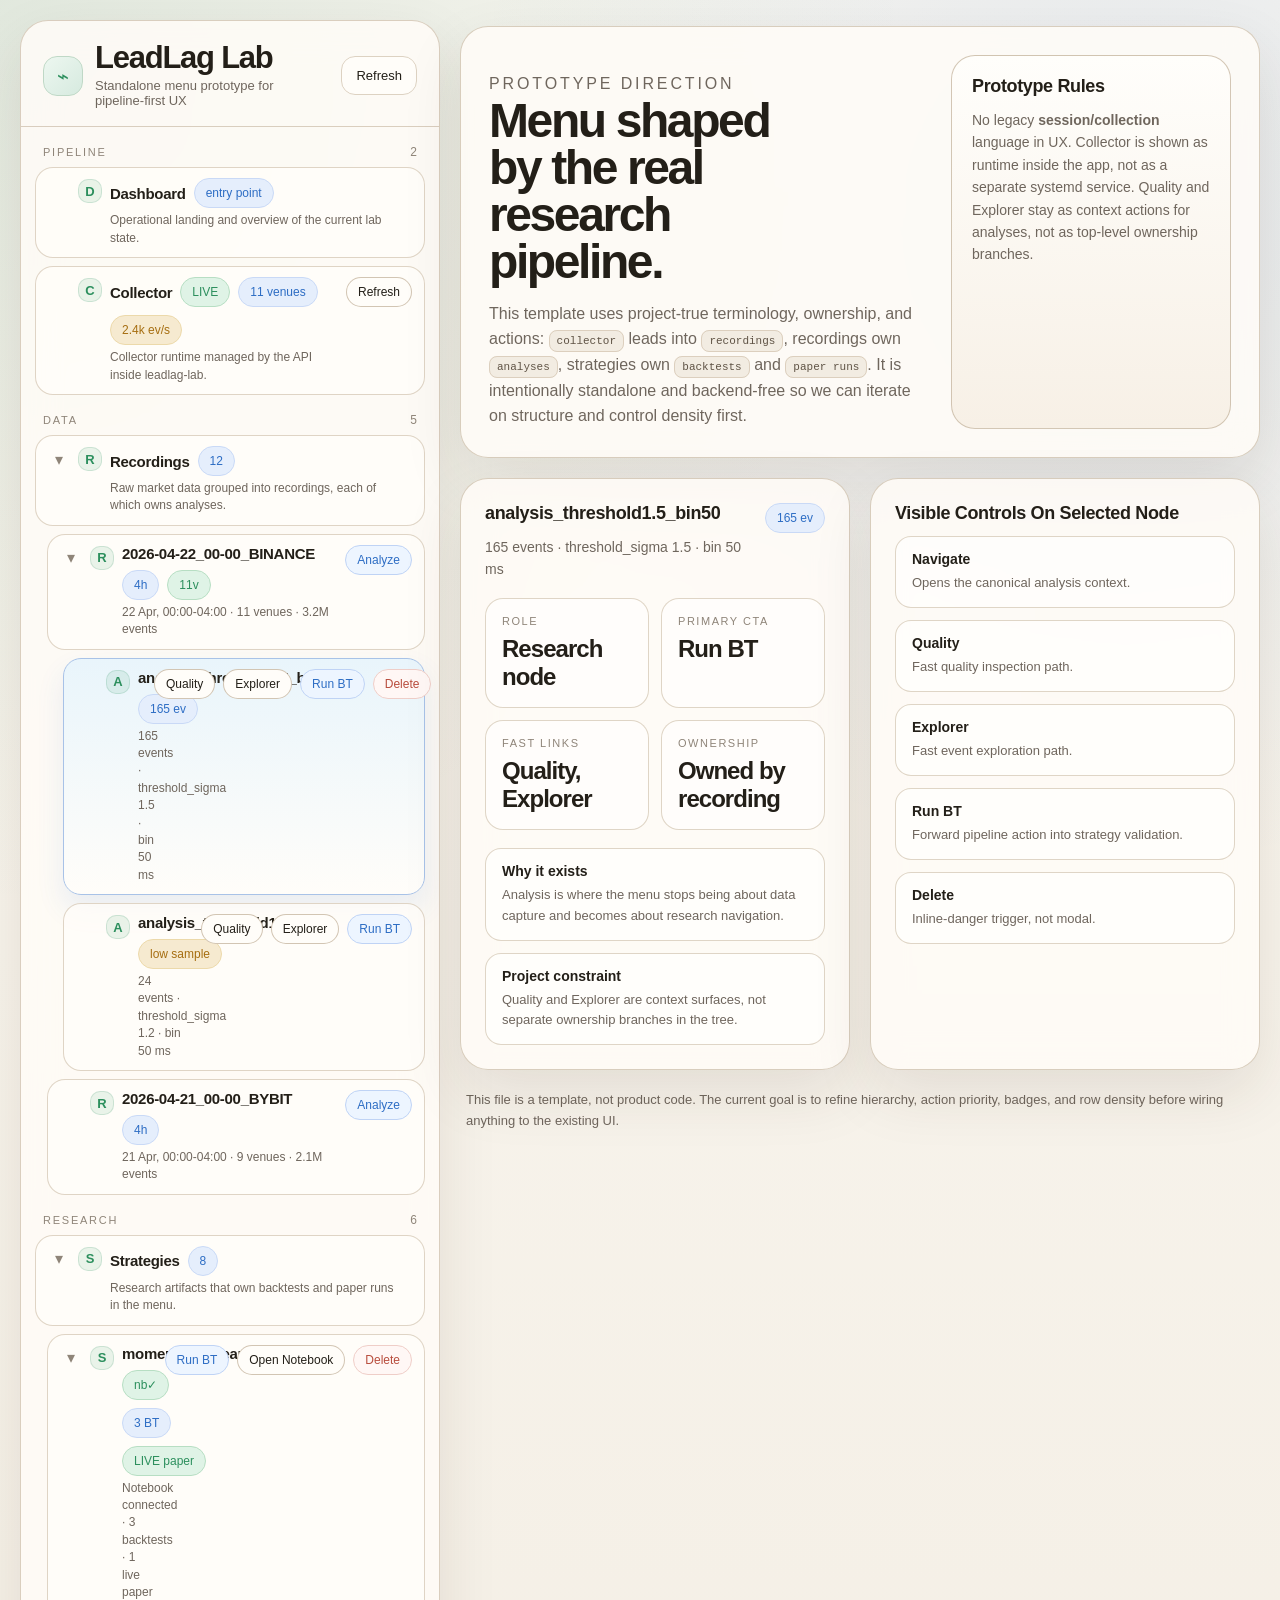
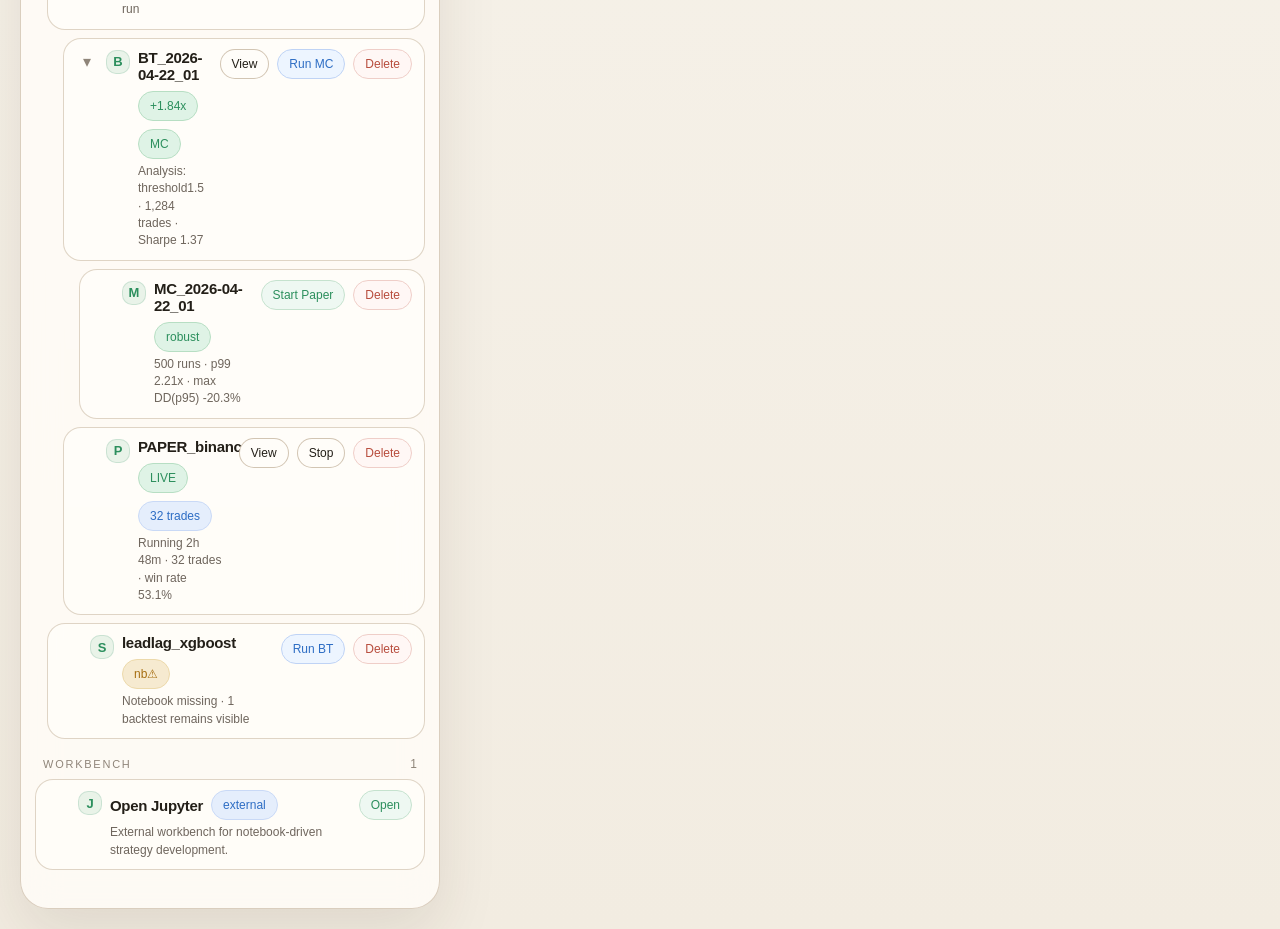
<file: leadlag/ui/menu-prototype.html>
<!DOCTYPE html>
<html lang="en">
<head>
  <meta charset="UTF-8" />
  <meta name="viewport" content="width=device-width, initial-scale=1.0" />
  <title>LeadLag Lab Menu Prototype</title>
  <style>
    :root {
      --bg: #f5f1e8;
      --panel: rgba(255, 252, 247, 0.86);
      --panel-strong: #fffdf9;
      --line: #ddd2c2;
      --line-strong: #cabba7;
      --text: #231f18;
      --muted: #6f665d;
      --soft: #8f8579;
      --green: #2c8f5d;
      --green-soft: #dff3e6;
      --blue: #2d6dc4;
      --blue-soft: #e5eefc;
      --amber: #a66e11;
      --amber-soft: #f6ead0;
      --red: #b84d3d;
      --red-soft: #f7e2de;
      --shadow: 0 24px 60px rgba(54, 41, 24, 0.10);
      --radius-xl: 28px;
      --radius-lg: 20px;
      --radius-md: 14px;
      --mono: "SFMono-Regular", Consolas, "Liberation Mono", Menlo, monospace;
      --sans: "Segoe UI", "Helvetica Neue", Arial, sans-serif;
    }

    * { box-sizing: border-box; }
    body {
      margin: 0;
      min-height: 100vh;
      font-family: var(--sans);
      color: var(--text);
      background:
        radial-gradient(circle at top left, rgba(76, 143, 104, 0.14), transparent 32%),
        radial-gradient(circle at 88% 8%, rgba(45, 109, 196, 0.10), transparent 26%),
        linear-gradient(180deg, #faf7f1 0%, #f2ece1 100%);
    }

    .shell {
      display: grid;
      grid-template-columns: 420px minmax(0, 1fr);
      min-height: 100vh;
      gap: 20px;
      padding: 20px;
    }

    .sidebar {
      background: var(--panel);
      backdrop-filter: blur(18px);
      border: 1px solid rgba(202, 187, 167, 0.7);
      border-radius: var(--radius-xl);
      box-shadow: var(--shadow);
      overflow: hidden;
      display: flex;
      flex-direction: column;
      min-height: 0;
    }

    .sidebar-header {
      padding: 22px 22px 18px;
      border-bottom: 1px solid rgba(202, 187, 167, 0.7);
      display: flex;
      align-items: center;
      justify-content: space-between;
      gap: 16px;
    }

    .brand {
      display: flex;
      align-items: center;
      gap: 12px;
      min-width: 0;
    }

    .brand-mark {
      width: 40px;
      height: 40px;
      border-radius: 14px;
      display: grid;
      place-items: center;
      background: linear-gradient(135deg, #edf7f0, #d6eadf);
      border: 1px solid #bfd8c6;
      color: var(--green);
      font-size: 20px;
      flex-shrink: 0;
    }

    .brand-copy h1 {
      margin: 0;
      font-size: 31px;
      line-height: 0.95;
      letter-spacing: -0.04em;
      font-weight: 700;
    }

    .brand-copy p {
      margin: 6px 0 0;
      font-size: 13px;
      color: var(--muted);
    }

    .refresh {
      border: 1px solid var(--line);
      background: var(--panel-strong);
      border-radius: 14px;
      padding: 11px 14px;
      font-size: 13px;
      color: var(--text);
      cursor: pointer;
      flex-shrink: 0;
    }

    .refresh:hover { border-color: var(--line-strong); }

    .sidebar-scroll {
      padding: 18px 14px 20px;
      overflow: auto;
    }

    .zone {
      margin-bottom: 18px;
    }

    .zone-title {
      display: flex;
      align-items: center;
      justify-content: space-between;
      gap: 12px;
      padding: 0 8px 8px;
      font-size: 11px;
      letter-spacing: 0.16em;
      text-transform: uppercase;
      color: var(--soft);
    }

    .zone-count {
      font-size: 12px;
      letter-spacing: 0;
      text-transform: none;
    }

    .tree {
      display: flex;
      flex-direction: column;
      gap: 8px;
    }

    .tree-row {
      position: relative;
      display: flex;
      align-items: flex-start;
      gap: 8px;
      background: rgba(255, 253, 249, 0.78);
      border: 1px solid rgba(221, 210, 194, 0.92);
      border-radius: 18px;
      padding: 10px 12px;
      transition: 160ms ease;
      cursor: pointer;
    }

    .tree-row:hover {
      border-color: var(--line-strong);
      transform: translateY(-1px);
      box-shadow: 0 12px 24px rgba(70, 54, 30, 0.07);
    }

    .tree-row.active {
      background: linear-gradient(180deg, rgba(231, 244, 251, 0.92), rgba(255, 253, 249, 0.92));
      border-color: #a8c2e7;
      box-shadow: 0 14px 28px rgba(45, 109, 196, 0.10);
    }

    .tree-row[data-depth="1"] { margin-left: 12px; }
    .tree-row[data-depth="2"] { margin-left: 28px; }
    .tree-row[data-depth="3"] { margin-left: 44px; }

    .toggle {
      width: 22px;
      height: 22px;
      border-radius: 10px;
      display: grid;
      place-items: center;
      border: 1px solid transparent;
      color: var(--soft);
      flex-shrink: 0;
      margin-top: 2px;
      cursor: pointer;
      user-select: none;
    }

    .toggle:hover {
      background: rgba(143, 133, 121, 0.10);
      border-color: rgba(202, 187, 167, 0.8);
    }

    .toggle.leaf {
      color: transparent;
      cursor: default;
    }

    .glyph {
      width: 24px;
      height: 24px;
      border-radius: 10px;
      display: grid;
      place-items: center;
      font-size: 13px;
      font-weight: 700;
      color: var(--green);
      background: rgba(44, 143, 93, 0.10);
      border: 1px solid rgba(44, 143, 93, 0.16);
      flex-shrink: 0;
      margin-top: 1px;
    }

    .row-main {
      min-width: 0;
      flex: 1;
    }

    .row-topline {
      display: flex;
      align-items: center;
      gap: 8px;
      min-width: 0;
      flex-wrap: wrap;
    }

    .row-label {
      font-size: 15px;
      font-weight: 600;
      letter-spacing: -0.02em;
      min-width: 0;
    }

    .row-meta {
      margin-top: 4px;
      font-size: 12px;
      line-height: 1.45;
      color: var(--muted);
    }

    .row-actions {
      display: flex;
      gap: 8px;
      flex-wrap: wrap;
      align-items: center;
      justify-content: flex-end;
      margin-left: auto;
      padding-left: 8px;
      flex-shrink: 0;
    }

    .chip,
    .action,
    .danger {
      border-radius: 999px;
      font-size: 12px;
      line-height: 1;
      padding: 8px 11px;
      border: 1px solid transparent;
      white-space: nowrap;
    }

    .chip {
      background: #f3eee6;
      color: var(--muted);
      border-color: rgba(202, 187, 167, 0.7);
    }

    .chip.green { background: var(--green-soft); color: var(--green); border-color: #b7dec3; }
    .chip.blue { background: var(--blue-soft); color: var(--blue); border-color: #c9d9f6; }
    .chip.amber { background: var(--amber-soft); color: var(--amber); border-color: #ecd9aa; }
    .chip.red { background: var(--red-soft); color: var(--red); border-color: #e7c1bb; }

    .action {
      background: var(--panel-strong);
      color: var(--text);
      border-color: rgba(202, 187, 167, 0.85);
    }

    .action.primary {
      background: #edf5ff;
      color: var(--blue);
      border-color: #bfd3f5;
    }

    .action.success {
      background: #eef8f2;
      color: var(--green);
      border-color: #c5e2ce;
    }

    .danger {
      background: #fff7f5;
      color: var(--red);
      border-color: #efcec8;
    }

    .children {
      display: flex;
      flex-direction: column;
      gap: 8px;
      margin-top: 8px;
    }

    .hidden { display: none !important; }

    .content {
      display: flex;
      flex-direction: column;
      gap: 20px;
      min-width: 0;
      padding: 6px 0;
    }

    .hero,
    .panel {
      background: var(--panel);
      backdrop-filter: blur(16px);
      border: 1px solid rgba(202, 187, 167, 0.72);
      border-radius: var(--radius-xl);
      box-shadow: var(--shadow);
    }

    .hero {
      padding: 28px;
      min-height: 220px;
      display: grid;
      grid-template-columns: minmax(0, 1fr) 280px;
      gap: 24px;
    }

    .eyebrow {
      margin: 0 0 12px;
      font-size: 12px;
      text-transform: uppercase;
      letter-spacing: 0.18em;
      color: var(--soft);
    }

    .hero h2 {
      margin: 0;
      font-size: 48px;
      line-height: 0.98;
      letter-spacing: -0.05em;
      max-width: 12ch;
    }

    .hero p {
      margin: 16px 0 0;
      font-size: 16px;
      line-height: 1.6;
      color: var(--muted);
      max-width: 60ch;
    }

    .hero-note {
      border-radius: 24px;
      background: linear-gradient(180deg, #fffefb, #f7f0e6);
      border: 1px solid rgba(202, 187, 167, 0.82);
      padding: 20px;
      align-self: stretch;
    }

    .hero-note h3,
    .panel h3 {
      margin: 0 0 12px;
      font-size: 18px;
      letter-spacing: -0.02em;
    }

    .hero-note p,
    .panel p {
      margin: 0;
      color: var(--muted);
      line-height: 1.6;
      font-size: 14px;
    }

    .stack {
      display: grid;
      grid-template-columns: repeat(2, minmax(0, 1fr));
      gap: 20px;
    }

    .panel {
      padding: 24px;
    }

    .detail-head {
      display: flex;
      align-items: flex-start;
      justify-content: space-between;
      gap: 14px;
      margin-bottom: 18px;
    }

    .detail-title {
      margin: 0;
      font-size: 30px;
      letter-spacing: -0.04em;
    }

    .detail-subtitle {
      margin: 8px 0 0;
      color: var(--muted);
      font-size: 14px;
    }

    .detail-grid {
      display: grid;
      grid-template-columns: repeat(2, minmax(0, 1fr));
      gap: 12px;
      margin-bottom: 18px;
    }

    .metric {
      border-radius: 18px;
      padding: 16px;
      background: rgba(255, 255, 255, 0.55);
      border: 1px solid rgba(221, 210, 194, 0.92);
    }

    .metric .k {
      font-size: 11px;
      text-transform: uppercase;
      letter-spacing: 0.14em;
      color: var(--soft);
      margin-bottom: 8px;
    }

    .metric .v {
      font-size: 24px;
      letter-spacing: -0.04em;
      font-weight: 700;
    }

    .spec-list,
    .control-list {
      display: flex;
      flex-direction: column;
      gap: 12px;
    }

    .spec-item,
    .control-item {
      padding: 14px 16px;
      border-radius: 16px;
      background: rgba(255, 255, 255, 0.58);
      border: 1px solid rgba(221, 210, 194, 0.92);
    }

    .spec-item strong,
    .control-item strong {
      display: block;
      margin-bottom: 6px;
      font-size: 14px;
    }

    .spec-item span,
    .control-item span {
      color: var(--muted);
      line-height: 1.55;
      font-size: 13px;
    }

    .footer-note {
      padding: 0 6px;
      color: var(--muted);
      font-size: 13px;
      line-height: 1.6;
    }

    .kbd {
      font-family: var(--mono);
      font-size: 11px;
      padding: 4px 7px;
      border-radius: 8px;
      background: #f2ece2;
      border: 1px solid #dccfbe;
      color: #5f5345;
    }

    @media (max-width: 1200px) {
      .shell { grid-template-columns: 1fr; }
      .hero { grid-template-columns: 1fr; }
      .stack { grid-template-columns: 1fr; }
    }

    @media (max-width: 720px) {
      .shell { padding: 12px; gap: 12px; }
      .sidebar-header { padding: 18px 18px 16px; }
      .brand-copy h1 { font-size: 25px; }
      .hero { padding: 22px; }
      .hero h2 { font-size: 36px; }
      .detail-grid { grid-template-columns: 1fr; }
      .row-actions { margin-left: 0; justify-content: flex-start; padding-left: 0; }
      .tree-row { flex-wrap: wrap; }
    }
  </style>
</head>
<body>
  <div class="shell">
    <aside class="sidebar">
      <div class="sidebar-header">
        <div class="brand">
          <div class="brand-mark">⌁</div>
          <div class="brand-copy">
            <h1>LeadLag Lab</h1>
            <p>Standalone menu prototype for pipeline-first UX</p>
          </div>
        </div>
        <button class="refresh" id="refreshBtn">Refresh</button>
      </div>
      <div class="sidebar-scroll">
        <div id="treeRoot"></div>
      </div>
    </aside>

    <main class="content">
      <section class="hero">
        <div>
          <p class="eyebrow">Prototype Direction</p>
          <h2>Menu shaped by the real research pipeline.</h2>
          <p>
            This template uses project-true terminology, ownership, and actions:
            <span class="kbd">collector</span> leads into
            <span class="kbd">recordings</span>,
            recordings own
            <span class="kbd">analyses</span>,
            strategies own
            <span class="kbd">backtests</span> and
            <span class="kbd">paper runs</span>.
            It is intentionally standalone and backend-free so we can iterate on structure and control density first.
          </p>
        </div>
        <div class="hero-note">
          <h3>Prototype Rules</h3>
          <p>
            No legacy <strong>session/collection</strong> language in UX.
            Collector is shown as runtime inside the app, not as a separate systemd service.
            Quality and Explorer stay as context actions for analyses, not as top-level ownership branches.
          </p>
        </div>
      </section>

      <section class="stack">
        <div class="panel">
          <div class="detail-head">
            <div>
              <h3 class="detail-title" id="detailTitle">Select a node</h3>
              <p class="detail-subtitle" id="detailSubtitle">The right panel explains why this node exists in the menu and which controls are visible.</p>
            </div>
            <div id="detailBadges" class="row-actions"></div>
          </div>
          <div class="detail-grid" id="detailMetrics"></div>
          <div class="spec-list" id="detailNarrative"></div>
        </div>

        <div class="panel">
          <h3>Visible Controls On Selected Node</h3>
          <div class="control-list" id="detailControls"></div>
        </div>
      </section>

      <section class="footer-note">
        This file is a template, not product code. The current goal is to refine hierarchy, action priority, badges, and row density before wiring anything to the existing UI.
      </section>
    </main>
  </div>

  <script>
    const treeData = [
      {
        id: "dashboard",
        zone: "Pipeline",
        label: "Dashboard",
        type: "page",
        icon: "D",
        meta: "Operational landing and overview of the current lab state.",
        chips: [{ text: "entry point", tone: "blue" }],
        metrics: [
          ["Role", "Landing"],
          ["Actions", "Navigate"],
          ["Density", "Minimal"],
          ["Reason", "Start here"]
        ],
        narrative: [
          ["Why it exists", "The dashboard is the first anchor in the workflow and should stay calm. It is not an action rail."],
          ["What it should not do", "No delete, no crowded badges, no fake entity ownership."],
        ],
        controls: [
          ["Navigate", "Opens the operational overview."],
          ["Active state", "Highlights that the user is at the root of the workflow."],
        ],
      },
      {
        id: "collector",
        zone: "Pipeline",
        label: "Collector",
        type: "runtime",
        icon: "C",
        meta: "Collector runtime managed by the API inside leadlag-lab.",
        chips: [
          { text: "LIVE", tone: "green" },
          { text: "11 venues", tone: "blue" },
          { text: "2.4k ev/s", tone: "amber" }
        ],
        actions: [
          { text: "Refresh", tone: "action" }
        ],
        metrics: [
          ["Role", "Pipeline start"],
          ["State", "Live runtime"],
          ["Primary signal", "Event rate"],
          ["Child layer", "Recordings appear downstream"]
        ],
        narrative: [
          ["Why it exists", "Collector begins the user pipeline, but the menu row should stay summary-first rather than becoming a control panel."],
          ["Project constraint", "This row must not imply a separate collector systemd service. In the project it is an API-managed subprocess."],
        ],
        controls: [
          ["Navigate", "Opens collector detail and runtime controls on the real page."],
          ["Status badge", "Shows whether the collector is live."],
          ["Summary chips", "Surface compact venue and throughput context."],
          ["Refresh", "A safe sidebar-level action for runtime visibility."],
        ],
      },
      {
        id: "recordings",
        zone: "Data",
        label: "Recordings",
        type: "group",
        icon: "R",
        meta: "Raw market data grouped into recordings, each of which owns analyses.",
        chips: [{ text: "12", tone: "blue" }],
        expanded: true,
        metrics: [
          ["Ownership", "Top-level group"],
          ["Children", "Recording"],
          ["Goal", "Lead users toward analysis"],
          ["Public term", "Recording"]
        ],
        narrative: [
          ["Why it exists", "This is the bridge between collection and research. The menu should make new recordings visible and analyzable."],
          ["Project constraint", "We use recording and analysis in UX, not collection or session."],
        ],
        controls: [
          ["Expand or collapse", "Controls visibility of recording branches."],
          ["Group count", "Shows total number of recordings without opening the section."],
        ],
        children: [
          {
            id: "recording-1",
            label: "2026-04-22_00-00_BINANCE",
            type: "recording",
            icon: "R",
            meta: "22 Apr, 00:00-04:00 · 11 venues · 3.2M events",
            chips: [{ text: "4h", tone: "blue" }, { text: "11v", tone: "green" }],
            actions: [
              { text: "Analyze", tone: "primary" }
            ],
            expanded: true,
            metrics: [
              ["Role", "Raw data container"],
              ["Primary CTA", "Analyze"],
              ["Owns", "Analyses"],
              ["Delete visibility", "Allowed but secondary"]
            ],
            narrative: [
              ["Why it exists", "Recording is the place where the user decides whether to create a new analysis. This CTA should be visually obvious."],
              ["Visual rule", "The row should feel like a source container, not a final destination."],
            ],
            controls: [
              ["Navigate", "Opens recording detail or recording-focused page state."],
              ["Analyze", "Primary forward action from raw data into analysis."],
              ["Status chips", "Compact duration and venue count."],
              ["Delete trigger", "Secondary destructive action for later refinement."],
            ],
            children: [
              {
                id: "analysis-1",
                label: "analysis_threshold1.5_bin50",
                type: "analysis",
                icon: "A",
                meta: "165 events · threshold_sigma 1.5 · bin 50 ms",
                chips: [{ text: "165 ev", tone: "blue" }],
                actions: [
                  { text: "Quality", tone: "action" },
                  { text: "Explorer", tone: "action" },
                  { text: "Run BT", tone: "primary" },
                  { text: "Delete", tone: "danger" }
                ],
                metrics: [
                  ["Role", "Research node"],
                  ["Primary CTA", "Run BT"],
                  ["Fast links", "Quality, Explorer"],
                  ["Ownership", "Owned by recording"]
                ],
                narrative: [
                  ["Why it exists", "Analysis is where the menu stops being about data capture and becomes about research navigation."],
                  ["Project constraint", "Quality and Explorer are context surfaces, not separate ownership branches in the tree."],
                ],
                controls: [
                  ["Navigate", "Opens the canonical analysis context."],
                  ["Quality", "Fast quality inspection path."],
                  ["Explorer", "Fast event exploration path."],
                  ["Run BT", "Forward pipeline action into strategy validation."],
                  ["Delete", "Inline-danger trigger, not modal."],
                ],
              },
              {
                id: "analysis-2",
                label: "analysis_threshold1.2_bin50",
                type: "analysis",
                icon: "A",
                meta: "24 events · threshold_sigma 1.2 · bin 50 ms",
                chips: [{ text: "low sample", tone: "amber" }],
                actions: [
                  { text: "Quality", tone: "action" },
                  { text: "Explorer", tone: "action" },
                  { text: "Run BT", tone: "primary" }
                ],
                metrics: [
                  ["Role", "Alternative analysis"],
                  ["Warning", "Low sample"],
                  ["Forward action", "Run BT still visible"],
                  ["Interpretation", "Needs careful quality review"]
                ],
                narrative: [
                  ["Why it exists", "Alternative analyses show that one recording may produce several research paths with different parameters."],
                  ["Visual rule", "A warning badge should change attention, not erase the rest of the workflow."],
                ],
                controls: [
                  ["Status badge", "Warns about sample quality."],
                  ["Quality and Explorer", "Stay available because the user still needs to inspect it."],
                  ["Run BT", "May remain visible, but its visual priority can be debated later."],
                ],
              }
            ]
          },
          {
            id: "recording-2",
            label: "2026-04-21_00-00_BYBIT",
            type: "recording",
            icon: "R",
            meta: "21 Apr, 00:00-04:00 · 9 venues · 2.1M events",
            chips: [{ text: "4h", tone: "blue" }],
            actions: [
              { text: "Analyze", tone: "primary" }
            ],
            metrics: [
              ["Role", "Raw data container"],
              ["State", "Collapsed example"],
              ["Use", "Past dataset"],
              ["Owner", "Recordings group"]
            ],
            narrative: [
              ["Why it exists", "This node shows how the tree looks when a recording is present but not actively expanded."],
            ],
            controls: [
              ["Navigate", "Open the recording."],
              ["Analyze", "Start another analysis from the same source data."],
            ],
          }
        ]
      },
      {
        id: "strategies",
        zone: "Research",
        label: "Strategies",
        type: "group",
        icon: "S",
        meta: "Research artifacts that own backtests and paper runs in the menu.",
        chips: [{ text: "8", tone: "blue" }],
        expanded: true,
        metrics: [
          ["Ownership", "Top-level group"],
          ["Children", "Strategy"],
          ["Branch type", "Research to execution"],
          ["Public term", "Strategy"]
        ],
        narrative: [
          ["Why it exists", "Strategies are a separate branch from recordings because backtests are owned by strategies in the canonical tree."],
          ["Project constraint", "Backtest equals strategy by analysis, but analysis is a reference, not a second owner in the menu tree."],
        ],
        controls: [
          ["Expand or collapse", "Shows strategy branches."],
          ["Group count", "Shows how many strategies exist."],
        ],
        children: [
          {
            id: "strategy-1",
            label: "momentum_meanrev",
            type: "strategy",
            icon: "S",
            meta: "Notebook connected · 3 backtests · 1 live paper run",
            chips: [
              { text: "nb✓", tone: "green" },
              { text: "3 BT", tone: "blue" },
              { text: "LIVE paper", tone: "green" }
            ],
            actions: [
              { text: "Run BT", tone: "primary" },
              { text: "Open Notebook", tone: "action" },
              { text: "Delete", tone: "danger" }
            ],
            expanded: true,
            metrics: [
              ["Role", "Research artifact"],
              ["Primary CTA", "Run BT"],
              ["Notebook state", "Connected"],
              ["Owns", "Backtests and paper runs"]
            ],
            narrative: [
              ["Why it exists", "Strategy is a long-lived artifact and the natural owner of validation history."],
              ["Open design question", "Run BT and Open Notebook compete for priority on this row. This prototype currently gives Run BT the primary position."],
            ],
            controls: [
              ["Navigate", "Open strategy detail."],
              ["Run BT", "Primary strategy-to-validation action."],
              ["Open Notebook", "Fast bridge back to Jupyter workflow."],
              ["Delete", "Danger trigger for cascade flow."],
            ],
            children: [
              {
                id: "backtest-1",
                label: "BT_2026-04-22_01",
                type: "backtest",
                icon: "B",
                meta: "Analysis: threshold1.5 · 1,284 trades · Sharpe 1.37",
                chips: [
                  { text: "+1.84x", tone: "green" },
                  { text: "MC", tone: "green" }
                ],
                actions: [
                  { text: "View", tone: "action" },
                  { text: "Run MC", tone: "primary" },
                  { text: "Delete", tone: "danger" }
                ],
                expanded: true,
                metrics: [
                  ["Role", "Validation result"],
                  ["Primary CTA", "Run MC"],
                  ["Referenced analysis", "analysis_threshold1.5_bin50"],
                  ["Status", "Positive sample"]
                ],
                narrative: [
                  ["Why it exists", "Backtest rows should feel evaluative: enough context to judge quality, but not a full stats sheet."],
                  ["Project constraint", "The row may mention which analysis it references, but ownership stays under strategy."],
                ],
                controls: [
                  ["Navigate", "Open full backtest detail."],
                  ["View", "Secondary shortcut when a compact CTA is helpful."],
                  ["Run MC", "Primary forward action into robustness validation."],
                  ["Delete", "Cascade-aware danger trigger."],
                ],
                children: [
                  {
                    id: "mc-1",
                    label: "MC_2026-04-22_01",
                    type: "montecarlo",
                    icon: "M",
                    meta: "500 runs · p99 2.21x · max DD(p95) -20.3%",
                    chips: [{ text: "robust", tone: "green" }],
                    actions: [
                      { text: "Start Paper", tone: "success" },
                      { text: "Delete", tone: "danger" }
                    ],
                    metrics: [
                      ["Role", "Robustness step"],
                      ["Primary CTA", "Start Paper"],
                      ["Runs", "500"],
                      ["Signal", "Looks robust"]
                    ],
                    narrative: [
                      ["Why it exists", "Monte Carlo is a downstream validation node, not a sibling of recordings or strategies."],
                    ],
                    controls: [
                      ["Navigate", "Open Monte Carlo detail."],
                      ["Start Paper", "Forward action into operational paper trading."],
                      ["Delete", "Removes MC results while leaving backtest."],
                    ],
                  }
                ]
              },
              {
                id: "paper-1",
                label: "PAPER_binance",
                type: "paper",
                icon: "P",
                meta: "Running 2h 48m · 32 trades · win rate 53.1%",
                chips: [
                  { text: "LIVE", tone: "green" },
                  { text: "32 trades", tone: "blue" }
                ],
                actions: [
                  { text: "View", tone: "action" },
                  { text: "Stop", tone: "action" },
                  { text: "Delete", tone: "danger" }
                ],
                metrics: [
                  ["Role", "Operational execution branch"],
                  ["Primary CTA", "View"],
                  ["Secondary action", "Stop"],
                  ["Risk", "Needs careful visual balance"]
                ],
                narrative: [
                  ["Why it exists", "Paper runs are the execution branch and should read as live operations without hijacking the whole menu."],
                  ["Visual rule", "Stop must be available, but it should not dominate the row like a panic button."],
                ],
                controls: [
                  ["Navigate", "Open paper run detail."],
                  ["View", "Main safe action."],
                  ["Stop", "Operational control shown with restrained emphasis."],
                  ["Delete", "Standalone destructive action."],
                ],
              }
            ]
          },
          {
            id: "strategy-2",
            label: "leadlag_xgboost",
            type: "strategy",
            icon: "S",
            meta: "Notebook missing · 1 backtest remains visible",
            chips: [{ text: "nb⚠", tone: "amber" }],
            actions: [
              { text: "Run BT", tone: "primary" },
              { text: "Delete", tone: "danger" }
            ],
            metrics: [
              ["Role", "Strategy with external notebook issue"],
              ["Warning", "Notebook missing"],
              ["Needed follow-up", "Cleanup or repair"],
              ["Reason", "Represents project review case"]
            ],
            narrative: [
              ["Why it exists", "The notebook-missing state is part of the real project flow and should have a visible badge language in the tree."],
            ],
            controls: [
              ["Status badge", "Shows the notebook warning directly on the node."],
              ["Run BT", "Still possible in the prototype state model, though we may later tone this down."],
              ["Delete", "Cleanup path for broken strategy state."],
            ],
          }
        ]
      },
      {
        id: "jupyter",
        zone: "Workbench",
        label: "Open Jupyter",
        type: "external",
        icon: "J",
        meta: "External workbench for notebook-driven strategy development.",
        chips: [{ text: "external", tone: "blue" }],
        actions: [
          { text: "Open", tone: "success" }
        ],
        metrics: [
          ["Role", "Workbench bridge"],
          ["Ownership", "Top-level utility"],
          ["Action", "Open external UI"],
          ["Tree behavior", "No children"]
        ],
        narrative: [
          ["Why it exists", "Jupyter remains a central part of the strategy workflow, but it is not owned by a specific strategy row in the top-level tree."],
        ],
        controls: [
          ["Navigate or open", "Launches the external notebook environment."],
          ["External affordance", "Should visually read as leaving the menu context."],
        ],
      }
    ];

    const state = {
      activeId: "analysis-1",
      expanded: new Set(["recordings", "recording-1", "strategies", "strategy-1", "backtest-1"]),
    };

    function flattenNodes(nodes, bucket = []) {
      for (const node of nodes) {
        bucket.push(node);
        if (node.children) flattenNodes(node.children, bucket);
      }
      return bucket;
    }

    const nodeIndex = new Map(flattenNodes(treeData).map(node => [node.id, node]));

    function renderChip(item) {
      const tone = item.tone ? " " + item.tone : "";
      return `<span class="chip${tone}">${item.text}</span>`;
    }

    function renderAction(item) {
      const cls = item.tone === "danger" ? "danger" : "action" + (item.tone ? " " + item.tone : "");
      return `<span class="${cls}">${item.text}</span>`;
    }

    function renderTree() {
      const root = document.getElementById("treeRoot");
      const zones = {};

      for (const node of treeData) {
        const zoneName = node.zone || "Other";
        if (!zones[zoneName]) zones[zoneName] = [];
        zones[zoneName].push(node);
      }

      root.innerHTML = Object.entries(zones).map(([name, nodes]) => {
        const zoneCount = countVisibleEntities(nodes);
        return `
          <section class="zone">
            <div class="zone-title">
              <span>${name}</span>
              <span class="zone-count">${zoneCount}</span>
            </div>
            <div class="tree">
              ${nodes.map(node => renderNode(node, 0)).join("")}
            </div>
          </section>
        `;
      }).join("");

      bindTreeEvents();
    }

    function countVisibleEntities(nodes) {
      let count = 0;
      for (const node of nodes) {
        count += 1;
        if (node.children) count += countVisibleEntities(node.children);
      }
      return count;
    }

    function isExpanded(node) {
      if (!node.children || !node.children.length) return false;
      return state.expanded.has(node.id) || node.expanded;
    }

    function renderNode(node, depth) {
      const expanded = isExpanded(node);
      const hasChildren = !!(node.children && node.children.length);
      const activeClass = state.activeId === node.id ? " active" : "";
      const toggleLabel = hasChildren ? (expanded ? "▾" : "▸") : "·";
      const childrenHtml = hasChildren && expanded
        ? `<div class="children">${node.children.map(child => renderNode(child, depth + 1)).join("")}</div>`
        : "";

      return `
        <div>
          <div class="tree-row${activeClass}" data-id="${node.id}" data-depth="${depth}">
            <div class="toggle ${hasChildren ? "" : "leaf"}" data-toggle="${node.id}">${toggleLabel}</div>
            <div class="glyph">${node.icon}</div>
            <div class="row-main">
              <div class="row-topline">
                <span class="row-label">${node.label}</span>
                ${(node.chips || []).map(renderChip).join("")}
              </div>
              <div class="row-meta">${node.meta || ""}</div>
            </div>
            <div class="row-actions">
              ${(node.actions || []).map(renderAction).join("")}
            </div>
          </div>
          ${childrenHtml}
        </div>
      `;
    }

    function bindTreeEvents() {
      document.querySelectorAll("[data-toggle]").forEach(el => {
        el.addEventListener("click", (event) => {
          event.stopPropagation();
          const id = el.getAttribute("data-toggle");
          const node = nodeIndex.get(id);
          if (!node || !node.children || !node.children.length) return;
          if (state.expanded.has(id)) state.expanded.delete(id);
          else state.expanded.add(id);
          renderTree();
        });
      });

      document.querySelectorAll(".tree-row").forEach(el => {
        el.addEventListener("click", () => {
          state.activeId = el.getAttribute("data-id");
          renderTree();
          renderDetail();
        });
      });
    }

    function renderDetail() {
      const node = nodeIndex.get(state.activeId);
      if (!node) return;

      document.getElementById("detailTitle").textContent = node.label;
      document.getElementById("detailSubtitle").textContent = node.meta || "";
      document.getElementById("detailBadges").innerHTML = (node.chips || []).map(renderChip).join("");

      const metrics = node.metrics || [];
      document.getElementById("detailMetrics").innerHTML = metrics.map(([k, v]) => `
        <div class="metric">
          <div class="k">${k}</div>
          <div class="v">${v}</div>
        </div>
      `).join("");

      const narrative = node.narrative || [];
      document.getElementById("detailNarrative").innerHTML = narrative.map(([title, body]) => `
        <div class="spec-item">
          <strong>${title}</strong>
          <span>${body}</span>
        </div>
      `).join("");

      const controls = node.controls || [];
      document.getElementById("detailControls").innerHTML = controls.map(([title, body]) => `
        <div class="control-item">
          <strong>${title}</strong>
          <span>${body}</span>
        </div>
      `).join("");
    }

    document.getElementById("refreshBtn").addEventListener("click", () => {
      renderTree();
      renderDetail();
    });

    renderTree();
    renderDetail();
  </script>
</body>
</html>
</file>
